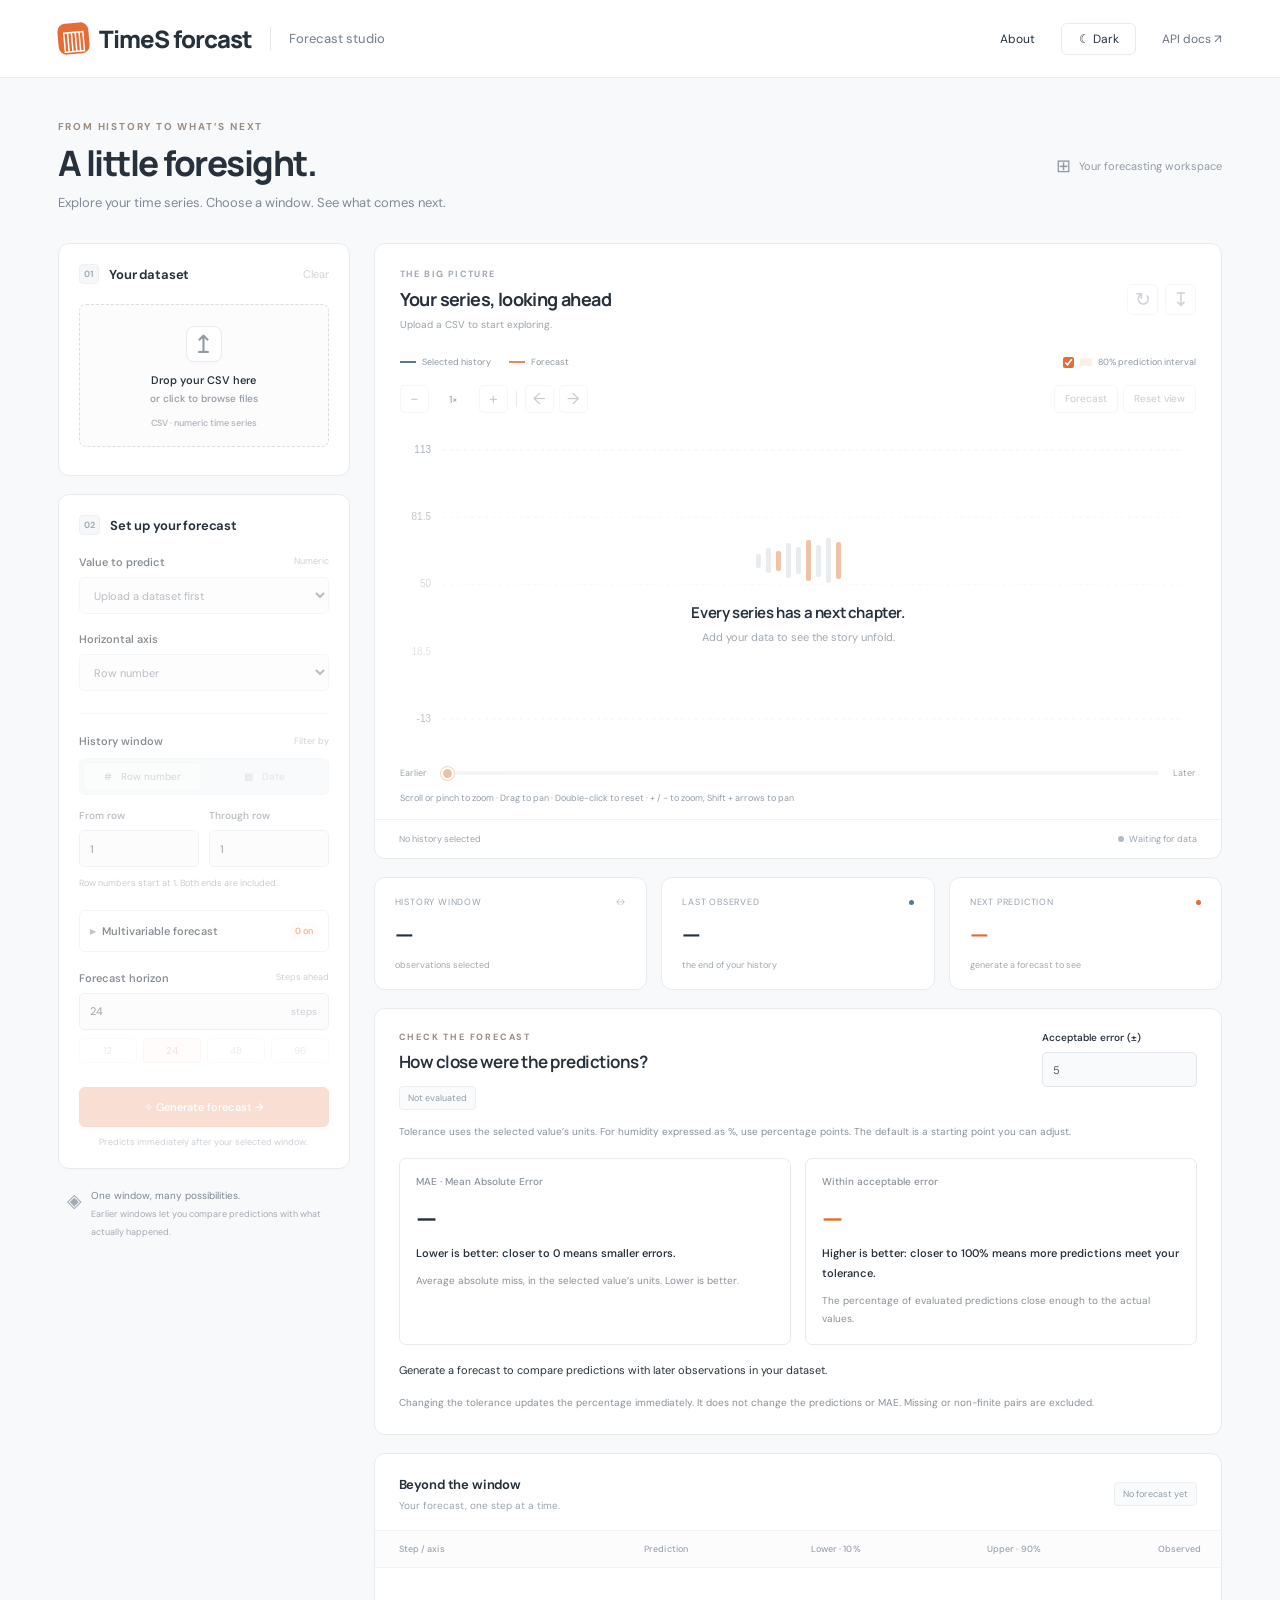
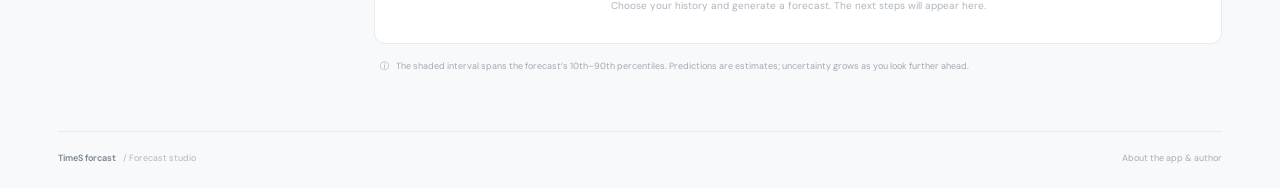
<file: static/index.html>
<!doctype html>
<html lang="en">
<head>
  <meta charset="utf-8">
  <meta name="viewport" content="width=device-width, initial-scale=1">
  <meta name="theme-color" content="#f8f9fb">
  <meta name="description" content="TimeS forcast turns your time-series CSV data into interactive forecasts.">
  <title>TimeS forcast · Forecast studio</title>
  <script src="/static/theme.js?v=readable-code"></script>
  <link rel="stylesheet" href="/static/styles.css?v=metric-guidance">
  <script src="/static/app.js?v=accuracy" defer></script>
</head>
<body>
  <header class="topbar">
    <a class="brand" href="/" aria-label="TimeS forcast home"><span class="brand-icon" aria-hidden="true">▥</span> TimeS forcast<span class="brand-divider"></span><span class="brand-subtitle">Forecast studio</span></a>
    <div class="topbar-right"><a href="/static/about.html" class="header-link">About</a><button id="theme-toggle" type="button" class="theme-toggle" aria-label="Switch to dark mode" aria-pressed="false">☾ Dark</button><a href="/docs" target="_blank" rel="noreferrer" class="api-link">API docs ↗</a></div>
  </header>

  <main>
    <div class="page-heading"><div><div class="eyebrow">FROM HISTORY TO WHAT’S NEXT</div><h1>A little foresight.</h1><p>Explore your time series. Choose a window. See what comes next.</p></div><span class="workspace-tag"><span class="tiny-grid" aria-hidden="true">⊞</span> Your forecasting workspace</span></div>
    <div id="notice" class="notice" role="status" aria-live="polite" hidden></div>
    <div class="workspace">
      <aside class="controls">
        <section class="panel dataset-panel">
          <div class="section-heading"><h2><span class="step">01</span> Your dataset</h2><button id="clear" class="text-button" disabled>Clear</button></div>
          <label id="drop-zone" class="drop-zone" for="file-input"><span class="upload-icon" aria-hidden="true">↥</span><strong id="file-name">Drop your CSV here</strong><span id="file-detail">or click to browse files</span><span class="file-format">CSV · numeric time series</span></label>
          <input id="file-input" type="file" accept=".csv,text/csv" class="visually-hidden">
          <div id="dataset-summary" class="dataset-summary" hidden><span><span class="status-dot"></span> Dataset ready</span><strong id="row-count">0 rows</strong></div>
        </section>

        <form id="forecast-form" class="panel settings-panel">
          <div class="section-heading"><h2><span class="step">02</span> Set up your forecast</h2></div>
          <fieldset id="settings" disabled>
            <label for="value-column">Value to predict <span class="field-hint">Numeric</span></label><select id="value-column" required><option value="">Upload a dataset first</option></select>
            <label for="x-column">Horizontal axis</label><select id="x-column"><option value="">Row number</option></select>
            <div class="divider"></div>
            <div class="label-row"><span class="field-label">History window</span><span class="field-hint">Filter by</span></div>
            <div class="segmented" role="group" aria-label="History filter"><button type="button" id="row-mode" class="active" aria-pressed="true"># &nbsp; Row number</button><button type="button" id="date-mode" aria-pressed="false">▦ &nbsp; Date</button></div>
            <div id="row-fields" class="field-pair"><div><label for="start-row">From row</label><input id="start-row" type="number" min="1" step="1" value="1" required></div><div><label for="end-row">Through row</label><input id="end-row" type="number" min="1" step="1" value="1" required></div></div>
            <div id="date-fields" hidden><label for="date-column">Date column</label><select id="date-column"></select><div class="field-pair"><div><label for="start-date">From date</label><input id="start-date" type="date"></div><div><label for="end-date">Through date</label><input id="end-date" type="date"></div></div></div>
            <p class="helper" id="window-hint">Row numbers start at 1. Both ends are included.</p>
            <details id="multivariable" class="helper-section">
              <summary><span>Multivariable forecast</span><span id="helper-count" class="helper-count">0 on</span></summary>
              <p class="helper-description">Use other numeric columns to help predict your selected value. Only their historical values are used.</p>
              <div id="helper-options" class="helper-options"><p class="helper-empty">Upload a dataset to find helper variables.</p></div>
              <p id="helper-summary" class="helper-description" aria-live="polite">No helpers selected. Forecasting uses only the value you choose.</p>
            </details>
            <label for="horizon">Forecast horizon <span class="field-hint">Steps ahead</span></label><div class="horizon-input"><input id="horizon" type="number" value="24" min="1" max="1024" step="1" required><span>steps</span></div>
            <div class="presets" aria-label="Horizon presets"><button type="button" data-horizon="12">12</button><button type="button" data-horizon="24" class="active">24</button><button type="button" data-horizon="48">48</button><button type="button" data-horizon="96">96</button></div>
            <button id="run" type="submit" class="primary-button"><span aria-hidden="true">✧</span> Generate forecast <span aria-hidden="true">→</span></button>
            <p class="run-note">Predicts immediately after your selected window.</p>
          </fieldset>
        </form>
        <div class="sidebar-note"><span aria-hidden="true">◈</span><p>One window, many possibilities.<br><span>Earlier windows let you compare predictions with what actually happened.</span></p></div>
      </aside>

      <div class="results">
        <section class="panel chart-panel" aria-labelledby="chart-title">
          <div class="chart-heading"><div><div class="eyebrow">THE BIG PICTURE</div><h2 id="chart-title">Your series, looking ahead</h2><p id="chart-subtitle">Upload a CSV to start exploring.</p></div><div class="chart-tools"><button id="replay" class="icon-button" title="Replay chart animation" aria-label="Replay chart animation" disabled>↻</button><button id="download" class="icon-button" title="Download forecast CSV" aria-label="Download forecast CSV" disabled>↧</button></div></div>
          <div class="chart-legend"><span><i class="legend-line history"></i>Selected history</span><span><i class="legend-line forecast"></i>Forecast</span><span id="actual-legend" hidden><i class="legend-line actual"></i>Observed</span><label class="band-toggle"><input id="show-band" type="checkbox" checked><i class="legend-band"></i>80% prediction interval</label></div>
          <div class="chart-navigation" role="group" aria-label="Chart navigation">
            <div class="navigation-buttons"><button id="zoom-out" type="button" title="Zoom out (−)" aria-label="Zoom out" disabled>−</button><output id="zoom-level" aria-label="Zoom level">1×</output><button id="zoom-in" type="button" title="Zoom in (+)" aria-label="Zoom in" disabled>+</button><span class="navigation-divider"></span><button id="pan-left" type="button" title="Move earlier (Shift + Left)" aria-label="Move to earlier observations" disabled>←</button><button id="pan-right" type="button" title="Move later (Shift + Right)" aria-label="Move to later observations" disabled>→</button></div>
            <div class="navigation-buttons"><button id="focus-forecast" type="button" class="navigation-label" disabled>Forecast</button><button id="reset-view" type="button" class="navigation-label" title="Show the full series (Home or double-click)" disabled>Reset view</button></div>
          </div>
          <div id="chart-wrap" class="chart-wrap"><canvas id="chart" tabindex="0" role="img" aria-describedby="chart-help" aria-label="Upload a dataset to display its history and forecast"></canvas><div id="chart-empty" class="chart-empty"><div class="empty-graphic" aria-hidden="true"><span></span><span></span><span></span><span></span><span></span><span></span><span></span><span></span><span></span></div><h3>Every series has a next chapter.</h3><p>Add your data to see the story unfold.</p></div><div id="chart-tooltip" class="chart-tooltip" hidden></div><div id="chart-loading" class="chart-loading" hidden><span class="spinner"></span><strong>Finding what comes next…</strong><span>Generating a forecast from your selected history</span></div></div>
          <div class="chart-position"><span>Earlier</span><input id="chart-position" type="range" min="0" max="0" step="any" value="0" aria-label="Pan through the series" disabled><span>Later</span></div>
          <p id="chart-help" class="chart-help">Scroll or pinch to zoom · Drag to pan · Double-click to reset · + / − to zoom, Shift + arrows to pan</p>
          <div class="chart-footer"><span id="chart-range">No history selected</span><span id="chart-status"><span class="status-dot neutral"></span> Waiting for data</span></div>
        </section>

        <div class="stats"><article class="panel stat"><span class="stat-label">HISTORY WINDOW <span aria-hidden="true">↔</span></span><strong id="stat-history">—</strong><span id="stat-history-detail">observations selected</span></article><article class="panel stat"><span class="stat-label">LAST OBSERVED <span class="mini-dot"></span></span><strong id="stat-last">—</strong><span id="stat-last-detail">the end of your history</span></article><article class="panel stat"><span class="stat-label">NEXT PREDICTION <span class="mini-dot orange"></span></span><strong id="stat-next">—</strong><span id="stat-next-detail">generate a forecast to see</span></article></div>

        <section class="panel accuracy-panel" aria-labelledby="accuracy-title">
          <div class="accuracy-heading">
            <div><div class="eyebrow">CHECK THE FORECAST</div><h2 id="accuracy-title">How close were the predictions?</h2><span id="accuracy-coverage" class="small-badge">Not evaluated</span></div>
            <div class="tolerance-control"><label for="error-tolerance">Acceptable error (±)</label><input id="error-tolerance" type="number" min="0" step="any" value="5" aria-describedby="tolerance-help tolerance-error" disabled></div>
          </div>
          <p id="tolerance-help" class="accuracy-help">Tolerance uses the selected value’s units. For humidity expressed as %, use percentage points. The default is a starting point you can adjust.</p>
          <p id="tolerance-error" class="tolerance-error" role="status" hidden>Enter a finite number of 0 or more.</p>
          <div class="accuracy-results">
            <article class="accuracy-stat"><h3>MAE · Mean Absolute Error</h3><strong id="metric-mae">—</strong><p class="metric-direction">Lower is better: closer to 0 means smaller errors.</p><p id="metric-mae-detail">Average absolute miss, in the selected value’s units. Lower is better.</p></article>
            <article class="accuracy-stat"><h3>Within acceptable error</h3><strong id="metric-within">—</strong><p class="metric-direction">Higher is better: closer to 100% means more predictions meet your tolerance.</p><p id="metric-within-detail">The percentage of evaluated predictions close enough to the actual values.</p></article>
          </div>
          <p id="accuracy-description" class="accuracy-description" aria-live="polite">Generate a forecast to compare predictions with later observations in your dataset.</p>
          <p class="accuracy-help">Changing the tolerance updates the percentage immediately. It does not change the predictions or MAE. Missing or non-finite pairs are excluded.</p>
        </section>

        <section class="panel forecast-panel"><div class="table-heading"><div><h2>Beyond the window</h2><p id="table-description">Your forecast, one step at a time.</p></div><span id="forecast-count" class="small-badge">No forecast yet</span></div><div class="table-scroll"><table><thead><tr><th>Step / axis</th><th>Prediction</th><th>Lower · 10%</th><th>Upper · 90%</th><th>Observed</th></tr></thead><tbody id="forecast-rows"><tr><td colspan="5" class="table-empty">Choose your history and generate a forecast. The next steps will appear here.</td></tr></tbody></table></div></section>
        <p class="footnote"><span aria-hidden="true">ⓘ</span> The shaded interval spans the forecast’s 10th–90th percentiles. Predictions are estimates; uncertainty grows as you look further ahead.</p>
      </div>
    </div>
    <footer class="page-footer"><span>TimeS forcast <span class="muted">/ Forecast studio</span></span><span><a href="/static/about.html">About the app &amp; author</a></span></footer>
  </main>
</body>
</html>
</file>
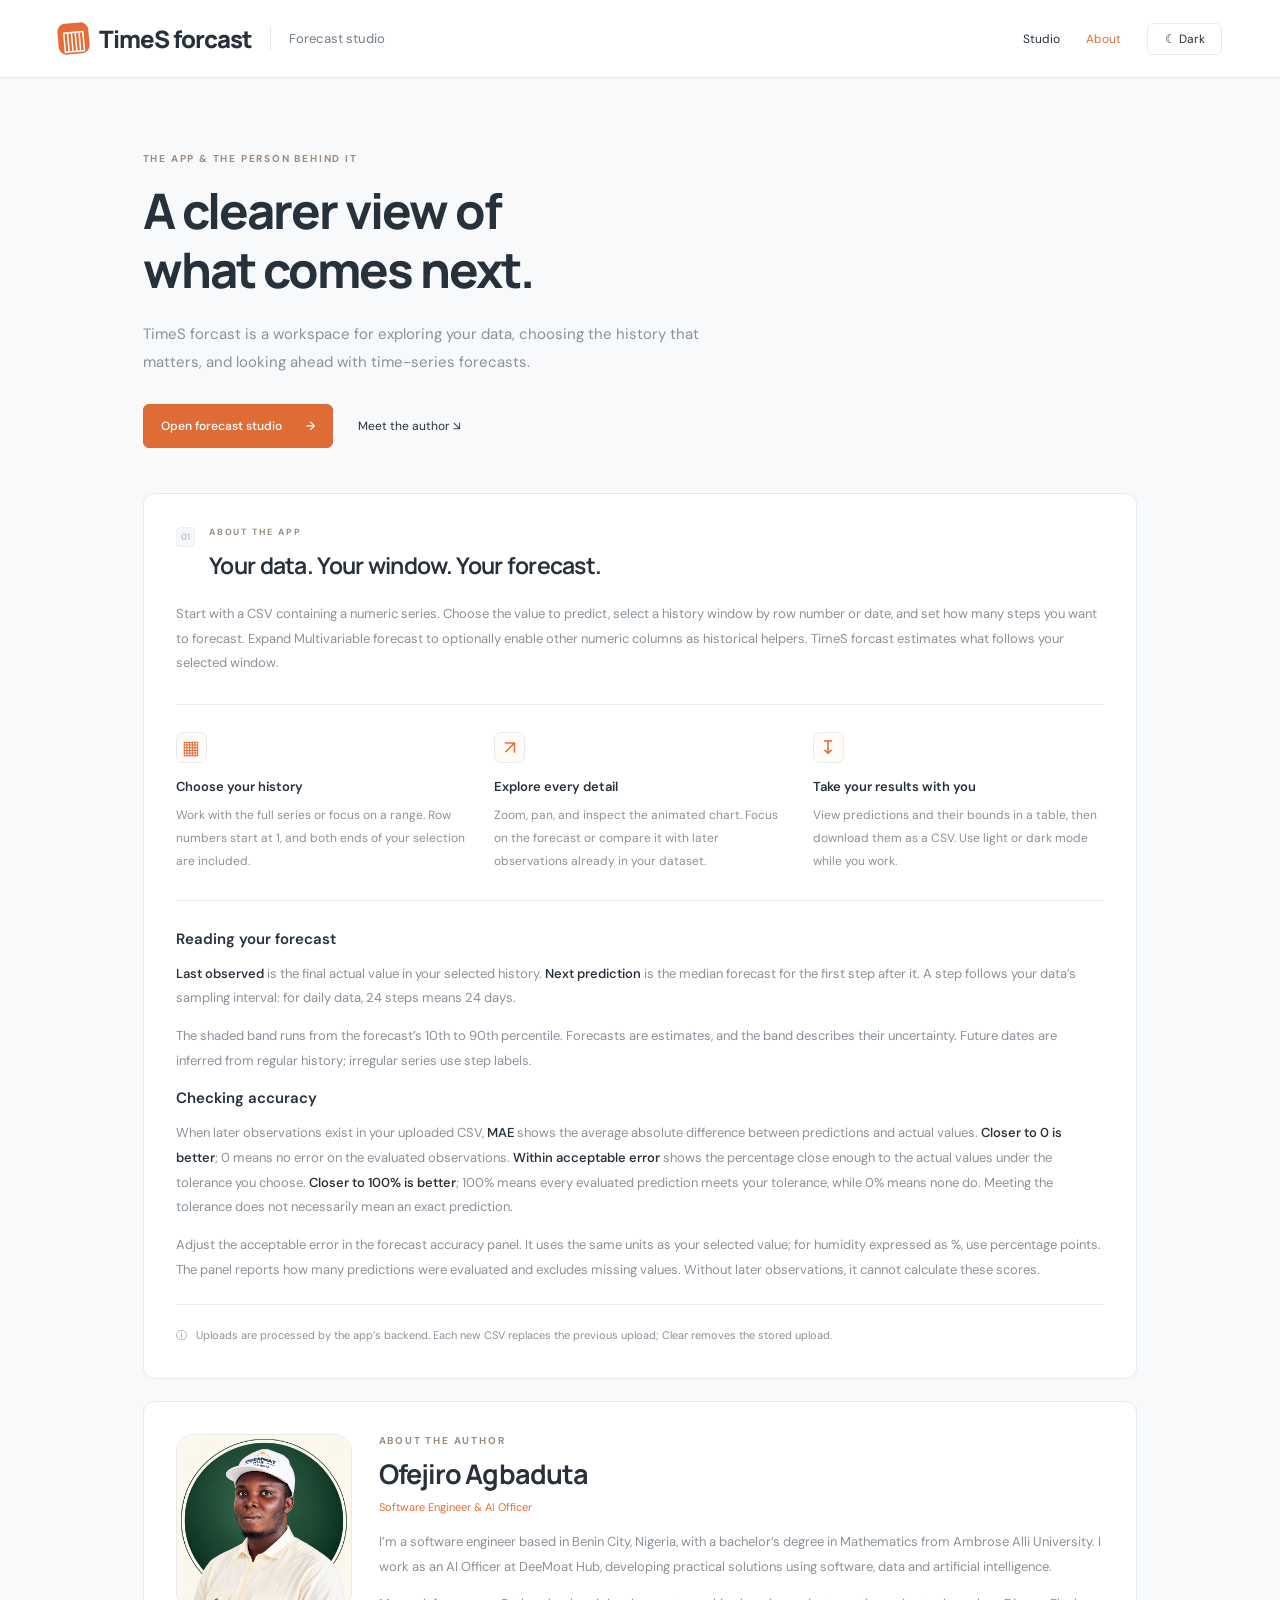
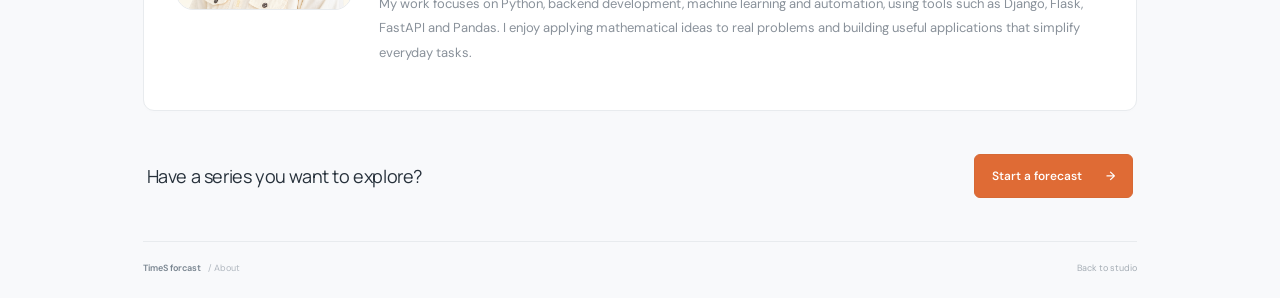
<file: static/about.html>
<!doctype html>
<html lang="en">
<head>
  <meta charset="utf-8">
  <meta name="viewport" content="width=device-width, initial-scale=1">
  <meta name="theme-color" content="#f8f9fb">
  <meta name="description" content="Meet the creator of TimeS forcast and learn how the app helps you explore and forecast time-series data.">
  <title>About · TimeS forcast</title>
  <script src="/static/theme.js?v=readable-code"></script>
  <link rel="stylesheet" href="/static/styles.css?v=metric-guidance">
  <script src="/static/about.js?v=readable-code" defer></script>
</head>
<body>
  <header class="topbar">
    <a class="brand" href="/" aria-label="TimeS forcast home"><span class="brand-icon" aria-hidden="true">▥</span> TimeS forcast<span class="brand-divider"></span><span class="brand-subtitle">Forecast studio</span></a>
    <nav class="topbar-right" aria-label="Main navigation"><a href="/" class="header-link">Studio</a><a href="/static/about.html" class="header-link" aria-current="page">About</a><button id="theme-toggle" type="button" class="theme-toggle" aria-label="Switch to dark mode" aria-pressed="false">☾ Dark</button></nav>
  </header>

  <main class="about-main">
    <section class="about-intro" aria-labelledby="about-title">
      <div class="eyebrow">THE APP &amp; THE PERSON BEHIND IT</div>
      <h1 id="about-title">A clearer view of<br>what comes next.</h1>
      <p>TimeS forcast is a workspace for exploring your data, choosing the history that matters, and looking ahead with time-series forecasts.</p>
      <div class="about-actions"><a class="about-primary-link" href="/">Open forecast studio <span aria-hidden="true">→</span></a><a class="header-link" href="#author">Meet the author <span aria-hidden="true">↘</span></a></div>
    </section>

    <section id="app" class="panel about-app" aria-labelledby="app-title">
      <div class="about-section-title"><span class="step">01</span><div><div class="eyebrow">ABOUT THE APP</div><h2 id="app-title">Your data. Your window. Your forecast.</h2></div></div>
      <p>Start with a CSV containing a numeric series. Choose the value to predict, select a history window by row number or date, and set how many steps you want to forecast. Expand Multivariable forecast to optionally enable other numeric columns as historical helpers. TimeS forcast estimates what follows your selected window.</p>
      <div class="about-features">
        <article><span class="about-feature-icon" aria-hidden="true">▦</span><h3>Choose your history</h3><p>Work with the full series or focus on a range. Row numbers start at 1, and both ends of your selection are included.</p></article>
        <article><span class="about-feature-icon" aria-hidden="true">↗</span><h3>Explore every detail</h3><p>Zoom, pan, and inspect the animated chart. Focus on the forecast or compare it with later observations already in your dataset.</p></article>
        <article><span class="about-feature-icon" aria-hidden="true">↧</span><h3>Take your results with you</h3><p>View predictions and their bounds in a table, then download them as a CSV. Use light or dark mode while you work.</p></article>
      </div>
      <div class="about-reading"><h3>Reading your forecast</h3><p><strong>Last observed</strong> is the final actual value in your selected history. <strong>Next prediction</strong> is the median forecast for the first step after it. A step follows your data’s sampling interval: for daily data, 24 steps means 24 days.</p><p>The shaded band runs from the forecast’s 10th to 90th percentile. Forecasts are estimates, and the band describes their uncertainty. Future dates are inferred from regular history; irregular series use step labels.</p></div>
      <div class="about-reading"><h3>Checking accuracy</h3><p>When later observations exist in your uploaded CSV, <strong>MAE</strong> shows the average absolute difference between predictions and actual values. <strong>Closer to 0 is better</strong>; 0 means no error on the evaluated observations. <strong>Within acceptable error</strong> shows the percentage close enough to the actual values under the tolerance you choose. <strong>Closer to 100% is better</strong>; 100% means every evaluated prediction meets your tolerance, while 0% means none do. Meeting the tolerance does not necessarily mean an exact prediction.</p><p>Adjust the acceptable error in the forecast accuracy panel. It uses the same units as your selected value; for humidity expressed as %, use percentage points. The panel reports how many predictions were evaluated and excludes missing values. Without later observations, it cannot calculate these scores.</p></div>
      <p class="about-data-note"><span aria-hidden="true">ⓘ</span> Uploads are processed by the app’s backend. Each new CSV replaces the previous upload; Clear removes the stored upload.</p>
    </section>

    <section id="author" class="panel about-author" aria-labelledby="author-title">
      <img class="author-photo" src="/static/author.png" alt="Ofejiro Agbaduta, creator of TimeS forcast" width="176" height="176" loading="lazy" decoding="async">
      <div class="author-copy">
        <div class="eyebrow">ABOUT THE AUTHOR</div>
        <h2 id="author-title">Ofejiro Agbaduta</h2>
        <span class="author-role">Software Engineer &amp; AI Officer</span>
        <p>I’m a software engineer based in Benin City, Nigeria, with a bachelor’s degree in Mathematics from Ambrose Alli University. I work as an AI Officer at DeeMoat Hub, developing practical solutions using software, data and artificial intelligence.</p>
        <p>My work focuses on Python, backend development, machine learning and automation, using tools such as Django, Flask, FastAPI and Pandas. I enjoy applying mathematical ideas to real problems and building useful applications that simplify everyday tasks.</p>
      </div>
    </section>

    <div class="about-bottom"><p>Have a series you want to explore?</p><a class="about-primary-link" href="/">Start a forecast <span aria-hidden="true">→</span></a></div>
    <footer class="page-footer"><span>TimeS forcast <span class="muted">/ About</span></span><span><a href="/">Back to studio</a></span></footer>
  </main>
</body>
</html>
</file>
<file: static/styles.css>
@import url('https://fonts.googleapis.com/css2?family=DM+Sans:wght@400;450;500;550;600;650;700&family=Manrope:wght@400;500;600;650;700;750;800&display=swap');

:root{font-family:'DM Sans',sans-serif;color:#27313b;background:#f8f9fb;font-synthesis:none;--orange:#e56b37;--border:#e8ebee;--muted:#89919a;--ink:#27313b}
*{box-sizing:border-box}body{margin:0}button,input,select{font:inherit}button,a,input,select{-webkit-tap-highlight-color:transparent}button{cursor:pointer}button:disabled{cursor:not-allowed;opacity:.4}button:focus-visible,a:focus-visible,input:focus-visible,select:focus-visible,canvas:focus-visible{outline:3px solid #e56b3766;outline-offset:3px}button{transition:background .18s,transform .18s}button:active:not(:disabled){transform:translateY(1px)}[hidden]{display:none!important}.topbar{height:78px;border-bottom:1px solid var(--border);background:#fff;display:flex;align-items:center;justify-content:space-between;padding:0 4.5%}.brand{font-family:Manrope,sans-serif;display:flex;align-items:center;gap:10px;font-size:24px;font-weight:800;letter-spacing:-1px;text-decoration:none;color:var(--ink)}.brand-icon{background:var(--orange);color:white;width:31px;height:31px;display:grid;place-items:center;border-radius:8px;font-size:27px;line-height:1;transform:rotate(-5deg)}.brand-divider{height:23px;width:1px;background:#e1e5e9;margin:0 8px}.brand-subtitle{font-family:'DM Sans',sans-serif;font-size:13px;letter-spacing:0;color:#7b8590;font-weight:450}.topbar-right{display:flex;align-items:center;gap:26px}.status-dot{display:inline-block;width:6px;height:6px;border-radius:50%;background:#52a78a;flex-shrink:0}.status-dot.neutral{background:#b3bac2}.api-link{font-size:12px;color:#6b7580;text-decoration:none}.api-link:hover{color:var(--orange)}main{max-width:1510px;padding:42px 4.5% 0;margin:auto}.page-heading{display:flex;justify-content:space-between;align-items:center;margin-bottom:32px}.eyebrow{font-size:10px;letter-spacing:1.8px;font-weight:700;color:#9a8d80}.page-heading h1{font-family:Manrope,sans-serif;font-size:35px;line-height:1.4;letter-spacing:-1.5px;font-weight:750;margin:6px 0}.page-heading p{margin:5px 0 0;font-size:13px;color:#808994}.workspace-tag{font-size:11px;color:#929ba4;display:flex;align-items:center;gap:8px}.tiny-grid{font-size:18px}.workspace{display:grid;grid-template-columns:292px minmax(0,1fr);gap:24px;align-items:start}.controls{display:flex;flex-direction:column;gap:18px}.panel{background:white;border:1px solid var(--border);border-radius:11px;box-shadow:0 2px 3px #28354102}.section-heading{display:flex;justify-content:space-between;align-items:center;margin-bottom:20px}h2{font-size:13px;font-weight:650;letter-spacing:-.15px;margin:0}.section-heading h2{display:flex;align-items:center;gap:10px}.step{font-size:9px;color:#a3aab2;background:#f6f7f9;border:1px solid #edf0f2;border-radius:4px;padding:3px 4px;letter-spacing:.2px}.dataset-panel,.settings-panel{padding:20px}.text-button{border:0;background:none;padding:0;color:#8b949d;font-size:11px}.text-button:hover{color:var(--orange)}.drop-zone{border:1px dashed #d9dee4;display:flex;flex-direction:column;align-items:center;justify-content:center;padding:21px 10px 17px;border-radius:7px;cursor:pointer;background:#fcfcfd;transition:background .2s,border-color .2s;text-align:center;gap:5px;min-width:0}.drop-zone:hover,.drop-zone.dragover{border-color:var(--orange);background:#fff8f3}.drop-zone strong{font-size:11px;font-weight:550;max-width:210px;overflow:hidden;text-overflow:ellipsis;white-space:nowrap}.drop-zone>span{font-size:10px;color:#97a0aa}.drop-zone .upload-icon{font-size:25px;color:#8f99a4;display:grid;place-items:center;margin-bottom:6px;width:36px;height:36px;background:white;border:1px solid #e8ebef;border-radius:8px;box-shadow:0 2px 4px #27313b04}.drop-zone .file-format{font-size:9px;margin-top:7px;color:#b0b6bd}.visually-hidden{position:absolute;width:1px;height:1px;padding:0;overflow:hidden;clip:rect(0,0,0,0);white-space:nowrap;border:0}.drop-zone:has(+input:focus-visible){outline:3px solid #e56b3766}.dataset-summary{display:flex;align-items:center;justify-content:space-between;margin-top:12px;font-size:10px;color:#8b959e}.dataset-summary>span{display:flex;gap:5px;align-items:center}.dataset-summary strong{font-weight:500;color:#65707b}fieldset{padding:0;border:0;margin:0;min-width:0}fieldset:disabled{opacity:.55}label,.field-label{display:block;font-size:11px;font-weight:550;margin:18px 0 8px}.settings-panel fieldset>label:first-child{margin-top:0}.field-hint{font-weight:400;font-size:9px;color:#a3aab3;float:right}.label-row{display:flex;align-items:center;justify-content:space-between;margin-bottom:10px}.label-row .field-label{margin:0}input,select{width:100%;min-width:0;height:37px;padding:0 10px;background:#fff;border:1px solid #e2e6eb;border-radius:5px;font-size:11px;color:#4b5763}select{padding-right:22px}input:disabled,select:disabled{background:#f9fafb}input[type=date]{font-size:10px;padding:0 7px;color-scheme:light}.divider{height:1px;background:#f0f1f3;margin:22px 0 20px}.segmented{background:#f4f6f8;border:1px solid #eef0f3;border-radius:6px;display:flex;padding:3px;gap:3px}.segmented button{width:50%;padding:7px 3px;font-size:10px;color:#8c96a1;background:transparent;border:1px solid transparent;border-radius:4px}.segmented button.active{background:white;border-color:#e4e8ed;color:#4a5560;box-shadow:0 1px 3px #27313b08}.field-pair{display:grid;grid-template-columns:1fr 1fr;gap:10px}.field-pair label{font-size:10px;margin-top:14px;color:#7e8994}.helper{font-size:9px;line-height:1.65;color:#9ba4ad;margin:9px 0 19px}.horizon-input{position:relative}.horizon-input input{padding-right:48px}.horizon-input>span{font-size:10px;position:absolute;right:12px;top:12px;color:#a0a8b1;pointer-events:none}.presets{display:flex;gap:6px;margin-top:8px}.presets button{flex:1;border:1px solid #e8ebef;background:#fff;border-radius:4px;color:#9ba4ad;font-size:10px;padding:5px}.presets button.active{background:#fff6f0;color:#d66a39;border-color:#f4d7c8}.primary-button{margin-top:24px;width:100%;border:1px solid #da6531;background:var(--orange);color:white;display:flex;align-items:center;justify-content:center;gap:9px;border-radius:6px;padding:12px 6px;font-size:11px;font-weight:550;box-shadow:0 2px 4px #e56b371a}.primary-button:hover{background:#d75d29}.primary-button>span:last-child{margin-left:auto}.primary-button>span:first-child{font-size:18px;line-height:12px}.run-note{margin:9px -3px 0;text-align:center;font-size:9px;color:#a3abb4}.sidebar-note{display:flex;gap:9px;margin:0 9px;color:#a1a9b1}.sidebar-note>span{font-size:19px;margin-top:1px}.sidebar-note p{margin:0;font-size:10px;line-height:1.8;color:#7d8792}.sidebar-note p span{color:#a3aab3;font-size:9px}.results{min-width:0}.chart-heading{padding:24px 25px 0;display:flex;align-items:center;justify-content:space-between;gap:10px}.chart-heading .eyebrow{font-size:9px;letter-spacing:1.4px;color:#a1a8b0}.chart-heading h2{font-family:Manrope,sans-serif;font-size:18px;letter-spacing:-.6px;font-weight:700;margin:7px 0}.chart-heading p{color:#9aa3ac;font-size:10px;margin:0}.chart-tools{display:flex;gap:7px}.icon-button{width:31px;height:31px;border-radius:5px;background:white;border:1px solid #e8ebef;font-size:19px;color:#87929d;display:grid;place-items:center}.icon-button:hover{background:#f8f9fb}.chart-legend{display:flex;flex-wrap:wrap;align-items:center;gap:18px;padding:25px 25px 0;font-size:9px;color:#8d97a2}.chart-legend>span,.band-toggle{display:flex;align-items:center;gap:6px}.legend-line{width:16px;height:2px;display:inline-block}.legend-line.history{background:#546f83}.legend-line.forecast{background:var(--orange)}.legend-line.actual{height:0;border-top:2px dashed #70ac99}.band-toggle{margin:0 0 0 auto;font-size:9px;font-weight:400;color:#8d97a2;cursor:pointer}.band-toggle input{width:11px;height:11px;margin:0;accent-color:var(--orange)}.legend-band{width:12px;height:8px;background:#fce6d9;border-radius:2px}.chart-wrap{position:relative;height:335px;margin:12px 14px 0}canvas{width:100%;height:100%;display:block;touch-action:pan-y}.chart-empty{position:absolute;inset:0;display:flex;flex-direction:column;align-items:center;justify-content:center;pointer-events:none;background:linear-gradient(transparent,#ffffffbb 65%,transparent)}.chart-empty h3{font-family:Manrope,sans-serif;font-size:15px;font-weight:650;letter-spacing:-.4px;margin:22px 0 7px}.chart-empty p{font-size:11px;color:#a0a8b1;margin:0}.empty-graphic{display:flex;align-items:center;gap:5px;height:38px}.empty-graphic span{background:#e8ecef;border-radius:2px;width:5px;animation:breathe 3s infinite alternate}.empty-graphic span:nth-child(3n){background:#f0c3a9}.empty-graphic span:nth-child(1){height:14px}.empty-graphic span:nth-child(2){height:25px}.empty-graphic span:nth-child(3){height:20px}.empty-graphic span:nth-child(4){height:35px}.empty-graphic span:nth-child(5){height:27px}.empty-graphic span:nth-child(6){height:41px}.empty-graphic span:nth-child(7){height:32px}.empty-graphic span:nth-child(8){height:45px}.empty-graphic span:nth-child(9){height:37px}@keyframes breathe{to{opacity:.45;transform:scaleY(.8)}}.chart-footer{border-top:1px solid #f0f2f4;display:flex;align-items:center;justify-content:space-between;gap:12px;padding:13px 24px;font-size:9px;color:#9aa4ad}.chart-footer>span:last-child{display:flex;gap:5px;align-items:center}.stats{display:grid;grid-template-columns:repeat(3,1fr);gap:14px;margin:18px 0}.stat{padding:18px 20px;display:flex;flex-direction:column;gap:9px;min-width:0}.stat-label{font-size:9px;letter-spacing:.8px;color:#99a2ac;display:flex;justify-content:space-between;align-items:center;gap:5px}.stat-label>span{color:#bac1c9}.stat strong{font-family:Manrope,sans-serif;font-size:24px;font-weight:650;letter-spacing:-.8px;overflow:hidden;text-overflow:ellipsis;white-space:nowrap}.stat>span:last-child{font-size:9px;color:#a0a9b3}.mini-dot{width:5px;height:5px;border-radius:50%;background:#546f83}.mini-dot.orange{background:var(--orange)}#stat-next{color:var(--orange)}.table-heading{padding:22px 24px 18px;display:flex;justify-content:space-between;align-items:center}.table-heading h2{font-size:13px}.table-heading p{font-size:10px;color:#9aa3ad;margin:6px 0 0}.small-badge{font-size:9px;border:1px solid #eceff2;background:#fafbfc;padding:5px 8px;border-radius:4px;color:#909ba6}.table-scroll{max-height:251px;overflow:auto;border-radius:0 0 11px 11px}table{width:100%;border-collapse:collapse;text-align:right;white-space:nowrap}th{position:sticky;top:0;background:#fcfcfd;color:#9aa3ad;font-size:9px;font-weight:500;letter-spacing:.1px;padding:12px 20px;border-top:1px solid #f0f2f5;border-bottom:1px solid #f0f2f5}td{padding:12px 20px;font-size:11px;border-bottom:1px solid #f4f5f7;color:#7b8793;font-variant-numeric:tabular-nums}tr:last-child td{border-bottom:0}td:nth-child(2){color:var(--orange);font-weight:550}th:first-child,td:first-child{text-align:left;padding-left:24px}td.table-empty{text-align:center;white-space:normal;padding:31px 20px;color:#adb5be;font-size:10px}.footnote{display:flex;gap:7px;color:#a0a9b3;font-size:9px;line-height:1.7;margin:15px 6px}.footnote>span{color:#98a3ae}.page-footer{border-top:1px solid var(--border);margin-top:42px;padding:20px 0 24px;display:flex;justify-content:space-between;color:#a5adb5;font-size:9px}.page-footer>span:first-child{color:#798590;font-weight:600}.muted{color:#b1b8c0;font-weight:400;margin-left:5px}.notice{padding:12px 16px;font-size:12px;line-height:1.6;border:1px solid #f3d8c7;background:#fff8f2;color:#a45935;border-radius:7px;margin:0 0 20px}.notice.success{background:#f1faf5;color:#387960;border-color:#d7ebdf}.chart-tooltip{position:absolute;z-index:2;pointer-events:none;min-width:160px;max-width:230px;padding:11px 13px;border:1px solid #e5e9ee;border-radius:7px;background:#fffffff5;box-shadow:0 6px 24px #26394c12;font-size:10px;line-height:1.9;color:#8c96a1}.chart-tooltip strong{display:block;color:#4c5966;font-weight:600;font-size:11px;margin-bottom:2px}.chart-tooltip .tooltip-value{color:#d66a39}.chart-loading{position:absolute;inset:0;display:flex;flex-direction:column;align-items:center;justify-content:center;gap:12px;background:#ffffffdd;border-radius:6px;backdrop-filter:blur(3px);font-size:11px;color:#8c98a4}.chart-loading strong{font-size:13px;color:#52606d;font-weight:550}.spinner{display:inline-block;width:25px;height:25px;border:2px solid #f6e7dd;border-top-color:var(--orange);border-radius:50%;animation:spin .8s linear infinite}@keyframes spin{to{transform:rotate(360deg)}}
@media(min-width:1500px){main{padding-left:45px;padding-right:45px}.chart-wrap{height:370px}}@media(max-width:1050px){.workspace{grid-template-columns:260px minmax(0,1fr);gap:18px}.dataset-panel,.settings-panel{padding:17px}.stat{padding:16px 14px}.chart-legend{gap:12px;padding:20px 20px 0}.band-toggle{margin-left:0}.stat strong{font-size:21px}main{padding-top:30px}.workspace-tag{display:none}.chart-heading{padding:22px 20px 0}.chart-heading h2{font-size:16px}td,th{padding:12px 15px}.chart-wrap{height:325px}}@media(max-width:760px){.topbar{height:65px;padding:0 5%}.brand{font-size:21px}.brand-subtitle,.brand-divider,.api-link{display:none}.topbar-right{gap:10px}main{padding:26px 5% 0}.page-heading{margin-bottom:24px}.page-heading h1{font-size:30px}.page-heading p{font-size:12px;line-height:1.7;max-width:300px}.eyebrow{font-size:9px}.workspace{display:flex;flex-direction:column;gap:20px}.controls,.results{width:100%}.controls{display:grid;grid-template-columns:1fr 1.3fr;gap:14px;align-items:start}.dataset-panel,.settings-panel{padding:16px}.sidebar-note{grid-column:1/-1}.settings-panel .section-heading h2{font-size:11px}.section-heading{margin-bottom:16px}.drop-zone{padding:22px 6px}.drop-zone strong{max-width:140px;font-size:10px}.drop-zone>span{font-size:9px}.sidebar-note{display:none}.chart-wrap{height:300px;margin:10px 7px 0}.chart-heading{padding:20px 17px 0}.chart-heading h2{font-size:16px}.chart-legend{padding:20px 17px 0;gap:12px;font-size:8px}.band-toggle{font-size:8px}.stats{gap:9px;margin:14px 0}.stat{padding:14px 12px}.stat-label{font-size:8px;letter-spacing:.2px}.stat strong{font-size:21px}.stat>span:last-child{font-size:8px;line-height:1.6}.chart-footer{padding:12px 17px;font-size:8px}.table-heading{padding:18px}.page-footer{margin-top:28px;font-size:8px}.page-footer>span:last-child{max-width:150px;text-align:right;line-height:1.8}}@media(max-width:450px){.controls{display:flex}.dataset-panel,.settings-panel{width:100%;padding:18px}.drop-zone{min-height:130px}.drop-zone strong{max-width:250px}.settings-panel .section-heading h2{font-size:13px}.stats{gap:7px}.stat{padding:13px 9px}.stat strong{font-size:18px}.chart-heading h2{font-size:15px}.chart-heading .eyebrow{font-size:8px}.chart-heading p{max-width:210px;line-height:1.6}.chart-tools{gap:5px}.icon-button{width:28px;height:28px}.chart-wrap{height:280px}.band-toggle{width:100%}.chart-footer{flex-wrap:wrap}.table-heading h2{font-size:12px}.table-heading p{font-size:9px}.small-badge{font-size:8px}.page-footer{align-items:center}.page-footer .muted{display:none}}@media(prefers-reduced-motion:reduce){*,*::before,*::after{animation:none!important;transition:none!important;scroll-behavior:auto!important}}

.chart-navigation{display:flex;align-items:center;justify-content:space-between;gap:10px;padding:17px 25px 0}.navigation-buttons{display:flex;align-items:center;gap:5px}.navigation-buttons button{min-width:29px;height:28px;padding:0 7px;border:1px solid #e5e9ee;border-radius:5px;background:#fff;color:#74828f;font-size:16px;line-height:1}.navigation-buttons button:hover:not(:disabled){background:#fff5ed;border-color:#edc9b2;color:#c66d39}.navigation-buttons .navigation-label{font-size:10px;padding:0 10px}.navigation-divider{height:16px;width:1px;background:#e7ebef;margin:0 3px}#zoom-level{min-width:40px;text-align:center;font-size:10px;color:#8b97a2;font-variant-numeric:tabular-nums}.chart-position{display:flex;align-items:center;gap:12px;padding:0 25px;color:#99a3ae;font-size:9px}.chart-position input{height:22px;border:0;padding:0;accent-color:#df8551;cursor:ew-resize}.chart-position input:disabled{cursor:default;background:transparent}.chart-help{margin:5px 25px 13px;color:#929da8;font-size:9px;line-height:1.7}#chart{touch-action:none;cursor:crosshair;user-select:none}#chart[data-zoomed=true]{cursor:grab}#chart.dragging{cursor:grabbing}.chart-heading>div:first-child{min-width:0}.chart-heading h2{overflow-wrap:anywhere}@media(max-width:760px){.chart-navigation{padding:17px 17px 0;flex-wrap:wrap}.navigation-buttons{gap:4px}.navigation-buttons .navigation-label{font-size:9px;padding:0 7px}.chart-position{padding:0 17px;gap:8px}.chart-help{margin:5px 17px 12px;font-size:8px}.navigation-buttons button{min-width:27px}.chart-navigation #zoom-level{min-width:35px}}
.chart-position input{-webkit-appearance:none;appearance:none;background:transparent}.chart-position input::-webkit-slider-runnable-track{height:4px;border-radius:3px;background:#e7ebef}.chart-position input::-webkit-slider-thumb{-webkit-appearance:none;width:13px;height:13px;border-radius:50%;background:#df8551;border:2px solid white;box-shadow:0 0 0 1px #e4b190;margin-top:-4.5px}.chart-position input::-moz-range-track{height:4px;border-radius:3px;background:#e7ebef}.chart-position input::-moz-range-thumb{width:10px;height:10px;border-radius:50%;background:#df8551;border:2px solid white;box-shadow:0 0 0 1px #e4b190}.chart-position input:disabled{opacity:.5}

/* Theme colors also drive the canvas so it changes with the rest of the page. */
:root{color-scheme:light;--chart-grid:#eef1f4;--chart-tick:#a6aeb8;--chart-shade:#fffbf7;--chart-boundary:#edcdb7;--chart-label:#c29c80;--chart-band:#edab7630;--chart-history:#59798d;--chart-forecast:#e58a50;--chart-actual:#68a18e;--chart-hover:#b5bec8;--chart-outline:#fff}
.theme-toggle{display:flex;align-items:center;justify-content:center;gap:6px;min-width:75px;height:32px;border:1px solid var(--border);border-radius:6px;background:transparent;color:var(--ink);font-size:12px;white-space:nowrap}.theme-toggle:hover{background:#eef1f5}.legend-line.history,.mini-dot{background:var(--chart-history)}.legend-line.forecast{background:var(--chart-forecast)}.legend-line.actual{border-color:var(--chart-actual)}.legend-band{background:var(--chart-band)}
:root[data-theme=dark]{color-scheme:dark;color:#e0e7ef;background:#121820;--ink:#e0e7ef;--orange:#f39760;--border:#303b48;--muted:#a1afbd;--chart-grid:#303b48;--chart-tick:#a1afbd;--chart-shade:#24201e;--chart-boundary:#795541;--chart-label:#d4a084;--chart-band:#edab7630;--chart-history:#9bbfd8;--chart-forecast:#f5a16c;--chart-actual:#88cbb4;--chart-hover:#a2b2c2;--chart-outline:#1c2530}
[data-theme=dark] .topbar,[data-theme=dark] .panel{background:#1c2530}
[data-theme=dark] .brand-divider,[data-theme=dark] .divider,[data-theme=dark] .navigation-divider{background:#303b48}
[data-theme=dark] .step,[data-theme=dark] .small-badge{background:#222e3a;border-color:var(--border);color:#afbdcb}
[data-theme=dark] .drop-zone,[data-theme=dark] th{background:#18212b;border-color:var(--border)}
[data-theme=dark] .drop-zone:hover,[data-theme=dark] .drop-zone.dragover{background:#2d2723;border-color:var(--orange)}
[data-theme=dark] input,[data-theme=dark] select,[data-theme=dark] .drop-zone .upload-icon,[data-theme=dark] .presets button,[data-theme=dark] .icon-button,[data-theme=dark] .navigation-buttons button{background:#202c39;border-color:#3a4959;color:#ccd6e1}
[data-theme=dark] input[type=date]{color-scheme:dark}
[data-theme=dark] input:disabled,[data-theme=dark] select:disabled,[data-theme=dark] .segmented{background:#17212b;border-color:var(--border)}
[data-theme=dark] .segmented button.active{background:#324151;border-color:#45566a;color:#ecf0f6}
[data-theme=dark] .presets button.active,[data-theme=dark] .navigation-buttons button:hover:not(:disabled){background:#3b2b23;border-color:#8d5a3b;color:#ffc49b}
[data-theme=dark] .primary-button{background:#cf642f;border-color:#e57b43;color:#fff}
[data-theme=dark] .primary-button:hover{background:#df7039}
[data-theme=dark] .theme-toggle:hover,[data-theme=dark] .icon-button:hover{background:#303e4d}
[data-theme=dark] .brand-subtitle,[data-theme=dark] .api-link,[data-theme=dark] .eyebrow,[data-theme=dark] .page-heading p,[data-theme=dark] .workspace-tag,[data-theme=dark] .text-button,[data-theme=dark] .dataset-summary,[data-theme=dark] .dataset-summary strong,[data-theme=dark] .drop-zone>span,[data-theme=dark] .field-hint,[data-theme=dark] .field-pair label,[data-theme=dark] .helper,[data-theme=dark] .horizon-input>span,[data-theme=dark] .run-note,[data-theme=dark] .sidebar-note,[data-theme=dark] .sidebar-note p,[data-theme=dark] .sidebar-note p span,[data-theme=dark] .chart-heading p,[data-theme=dark] .chart-legend,[data-theme=dark] .band-toggle,[data-theme=dark] .chart-empty p,[data-theme=dark] .chart-footer,[data-theme=dark] .stat-label,[data-theme=dark] .stat>span:last-child,[data-theme=dark] .table-heading p,[data-theme=dark] th,[data-theme=dark] .footnote,[data-theme=dark] .page-footer,[data-theme=dark] .muted,[data-theme=dark] #zoom-level,[data-theme=dark] .chart-position,[data-theme=dark] .chart-help{color:#a1afbd}
[data-theme=dark] td{color:#c0ccda;border-color:#2b3643}
[data-theme=dark] td:nth-child(2){color:var(--orange)}
[data-theme=dark] .chart-footer,[data-theme=dark] th{border-color:var(--border)}
[data-theme=dark] .chart-empty{background:linear-gradient(transparent,#1c2530cc 65%,transparent)}
[data-theme=dark] .empty-graphic span{background:#435367}
[data-theme=dark] .empty-graphic span:nth-child(3n){background:#aa785c}
[data-theme=dark] .chart-tooltip{background:#23303cf5;border-color:#46566a;color:#bac8d6;box-shadow:0 6px 24px #0004}
[data-theme=dark] .chart-tooltip strong,[data-theme=dark] .chart-loading strong{color:#edf2f8}
[data-theme=dark] .chart-loading{background:#1c2530e6;color:#a1afbd}
[data-theme=dark] .notice{background:#35281f;border-color:#79543b;color:#f4bd94}
[data-theme=dark] .notice.success{background:#1e342d;border-color:#3c6b57;color:#a0d8bd}
[data-theme=dark] .chart-position input{background:transparent}
[data-theme=dark] .chart-position input::-webkit-slider-runnable-track{background:#405063}
[data-theme=dark] .chart-position input::-moz-range-track{background:#405063}
[data-theme=dark] .chart-position input::-webkit-slider-thumb{border-color:#1c2530}
[data-theme=dark] .chart-position input::-moz-range-thumb{border-color:#1c2530}
@media(max-width:450px){.topbar-right{gap:8px}.theme-toggle{min-width:63px;font-size:11px;height:30px}}

.header-link{color:var(--ink);text-decoration:none;font-size:12px;white-space:nowrap}.header-link:hover,.header-link[aria-current=page]{color:var(--orange)}.page-footer a{color:inherit;text-decoration:none}.page-footer a:hover{color:var(--orange)}
.about-main{max-width:1110px}.about-intro{padding:32px 0 45px;max-width:700px}.about-intro h1{font-family:Manrope,sans-serif;font-size:49px;line-height:1.2;font-weight:750;letter-spacing:-2px;margin:17px 0 20px}.about-intro>p{max-width:565px;color:var(--muted);font-size:15px;line-height:1.9}.about-actions{display:flex;align-items:center;gap:25px;margin-top:27px}.about-primary-link{display:inline-flex;align-items:center;gap:24px;border:1px solid #d66935;border-radius:6px;background:#df6b35;color:#fff;font-size:12px;font-weight:550;text-decoration:none;padding:13px 17px}.about-primary-link:hover{background:#cc5e2c}.about-app{padding:32px}.about-section-title{display:flex;align-items:flex-start;gap:14px;margin-bottom:20px}.about-section-title>.step{margin-top:1px}.about-section-title .eyebrow{font-size:9px;margin-bottom:10px}.about-section-title h2{font-family:Manrope,sans-serif;font-size:23px;letter-spacing:-.7px;line-height:1.5}.about-app>p,.about-reading p,.author-copy p{font-size:13px;line-height:1.9;color:var(--muted)}.about-features{display:grid;grid-template-columns:repeat(3,minmax(0,1fr));gap:27px;margin:28px 0;padding:27px 0;border-top:1px solid var(--border);border-bottom:1px solid var(--border)}.about-feature-icon{width:31px;height:31px;display:grid;place-items:center;background:var(--chart-shade);color:var(--orange);border:1px solid var(--border);border-radius:7px;font-size:19px}.about-features h3,.about-reading h3{font-size:13px;font-weight:600;margin:15px 0 9px}.about-features p{color:var(--muted);font-size:12px;line-height:1.9;margin:0}.about-reading h3{font-size:15px}.about-reading strong{color:var(--ink);font-weight:550}.about-app .about-data-note{display:flex;align-items:baseline;gap:9px;font-size:11px;border-top:1px solid var(--border);padding-top:20px;margin:22px 0 0}.about-author{display:flex;gap:27px;align-items:flex-start;padding:32px;margin-top:22px;scroll-margin-top:25px}.author-photo{display:block;flex-shrink:0;width:176px;height:176px;max-width:100%;object-fit:contain;border:1px solid var(--border);border-radius:17px;background:var(--chart-shade)}.author-copy h2{font-family:Manrope,sans-serif;font-size:27px;font-weight:700;letter-spacing:-.9px;margin:8px 0}.author-role{display:block;color:var(--orange);font-size:11px;margin:0 0 16px}.author-copy p{margin:12px 0}.about-bottom{display:flex;justify-content:space-between;align-items:center;margin:35px 4px 0;gap:20px}.about-bottom p{font-family:Manrope,sans-serif;font-size:18px;letter-spacing:-.4px}.about-main .page-footer{margin-top:35px}
@media(max-width:760px){.topbar-right{gap:14px}.about-intro{padding:20px 0 30px}.about-intro h1{font-size:39px}.about-app,.about-author{padding:24px}.about-section-title h2{font-size:20px}.about-features{grid-template-columns:1fr;gap:24px}.about-features h3{margin-top:10px}.about-author{gap:18px}.author-photo{width:128px;height:128px}.about-bottom p{font-size:15px}.about-bottom .about-primary-link{font-size:11px;gap:15px}}
@media(max-width:450px){.brand{font-size:19px;letter-spacing:-.7px;gap:7px}.brand-icon{width:28px;height:28px;font-size:24px}.topbar-right{gap:10px}.header-link{font-size:11px}.theme-toggle{min-width:58px}.about-intro h1{font-size:34px;letter-spacing:-1.3px}.about-intro>p{font-size:13px}.about-app,.about-author{padding:20px}.about-actions{gap:19px}.about-actions .about-primary-link{font-size:11px;padding:12px;gap:12px}.about-author{flex-direction:column}.about-section-title{gap:10px}.about-section-title h2{font-size:18px}.about-bottom{flex-direction:column;text-align:center;margin-top:26px;gap:8px}.about-bottom p{margin-bottom:5px}}

.helper-section{border:1px solid var(--border);border-radius:6px;margin:19px 0;padding:11px 10px}.helper-section summary{display:flex;align-items:center;gap:6px;cursor:pointer;font-size:11px;font-weight:550;list-style:none}.helper-section summary::-webkit-details-marker{display:none}.helper-section summary::before{content:'▸';color:var(--muted);font-size:12px}.helper-section[open] summary::before{content:'▾'}.helper-section summary>span:first-of-type{flex:1;min-width:0}.helper-section summary:focus-visible{outline:3px solid #e56b3766;outline-offset:4px}.helper-count{font-size:9px;font-weight:500;white-space:nowrap;color:var(--orange);background:var(--chart-shade);padding:3px 5px;border-radius:4px}.helper-description,.helper-empty{font-size:9px;line-height:1.8;color:var(--muted);margin:11px 0 0}.helper-options{max-height:220px;overflow:auto;margin-top:5px}.helper-option{display:flex;align-items:center;justify-content:space-between;gap:10px;margin:0;padding:10px 0;border-bottom:1px solid var(--border);font-size:10px;font-weight:400}.helper-option:last-child{border-bottom:0}.helper-name{overflow-wrap:anywhere;min-width:0}.helper-option:has(input:disabled){opacity:.5}.helper-option .helper-switch{appearance:none;-webkit-appearance:none;flex-shrink:0;width:30px;min-width:30px;height:18px;padding:2px;border:1px solid #b6c1cd;border-radius:12px;background:#c3cbd3;cursor:pointer}.helper-option .helper-switch::before{content:'';display:block;width:12px;height:12px;border-radius:50%;background:#fff;box-shadow:0 1px 2px #0002;transition:transform .18s}.helper-option .helper-switch:checked{border-color:#d5733e;background:#df8551}.helper-option .helper-switch:checked::before{transform:translateX(12px)}.helper-option .helper-switch:disabled{cursor:not-allowed}[data-theme=dark] .helper-option .helper-switch{background:#425166;border-color:#617288}[data-theme=dark] .helper-option .helper-switch:checked{background:#d97b46;border-color:#efa370}

.accuracy-panel{padding:22px 24px;margin:0 0 18px}.accuracy-heading{display:flex;align-items:flex-start;justify-content:space-between;gap:20px}.accuracy-heading h2{font-family:Manrope,sans-serif;font-size:17px;letter-spacing:-.5px;margin:7px 0 12px}.accuracy-heading .eyebrow{font-size:9px}.accuracy-heading .small-badge{display:inline-block}.tolerance-control{width:155px;flex-shrink:0}.tolerance-control label{font-size:10px;margin:0 0 8px}.tolerance-control input{height:35px;font-variant-numeric:tabular-nums}.accuracy-help{font-size:10px;line-height:1.8;color:var(--muted);margin:13px 0 0}.accuracy-results{display:grid;grid-template-columns:1fr 1fr;gap:14px;margin-top:17px}.accuracy-stat{border:1px solid var(--border);border-radius:7px;padding:16px;min-width:0}.accuracy-stat h3{font-size:10px;font-weight:500;color:var(--muted);margin:0 0 11px}.accuracy-stat strong{display:block;font-family:Manrope,sans-serif;font-size:27px;font-weight:650;letter-spacing:-.8px;overflow-wrap:anywhere}.accuracy-stat p{font-size:10px;line-height:1.8;color:var(--muted);margin:8px 0 0}#metric-within{color:var(--orange)}.accuracy-description{font-size:11px;line-height:1.8;margin:16px 0 0;color:var(--ink)}.tolerance-error{font-size:11px;line-height:1.7;color:#c35c32;margin:12px 0 0}.tolerance-control input[aria-invalid=true]{border-color:#c35c32}[data-theme=dark] .tolerance-error{color:#ffb28c}@media(max-width:760px){.accuracy-panel{padding:18px}.accuracy-heading{gap:12px}.accuracy-heading h2{font-size:15px}.tolerance-control{width:125px}.accuracy-results{gap:10px}.accuracy-stat{padding:13px}.accuracy-stat strong{font-size:24px}}@media(max-width:450px){.accuracy-heading{flex-direction:column}.tolerance-control{width:100%;margin-top:5px}.accuracy-results{grid-template-columns:1fr}.accuracy-stat strong{font-size:26px}}
.accuracy-stat .metric-direction{color:var(--ink);font-size:11px;font-weight:550;line-height:1.8}
</file>
